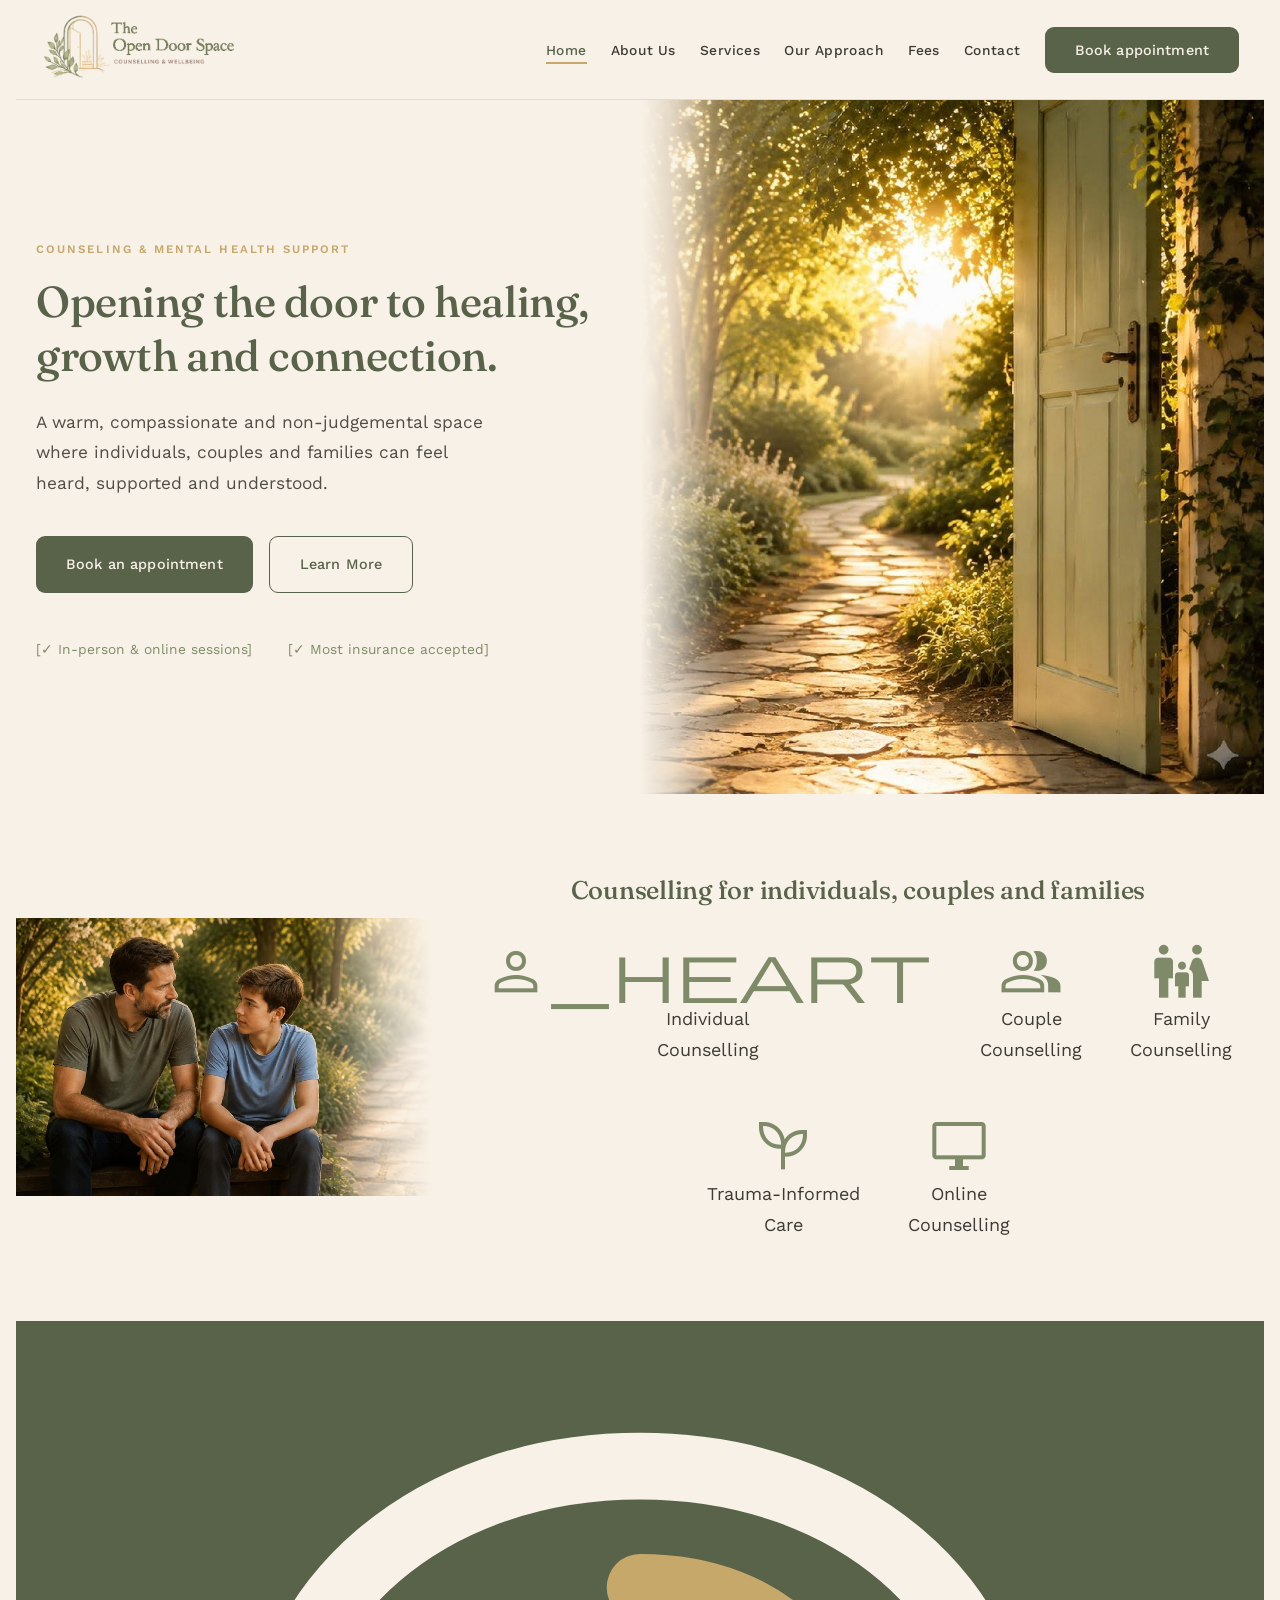
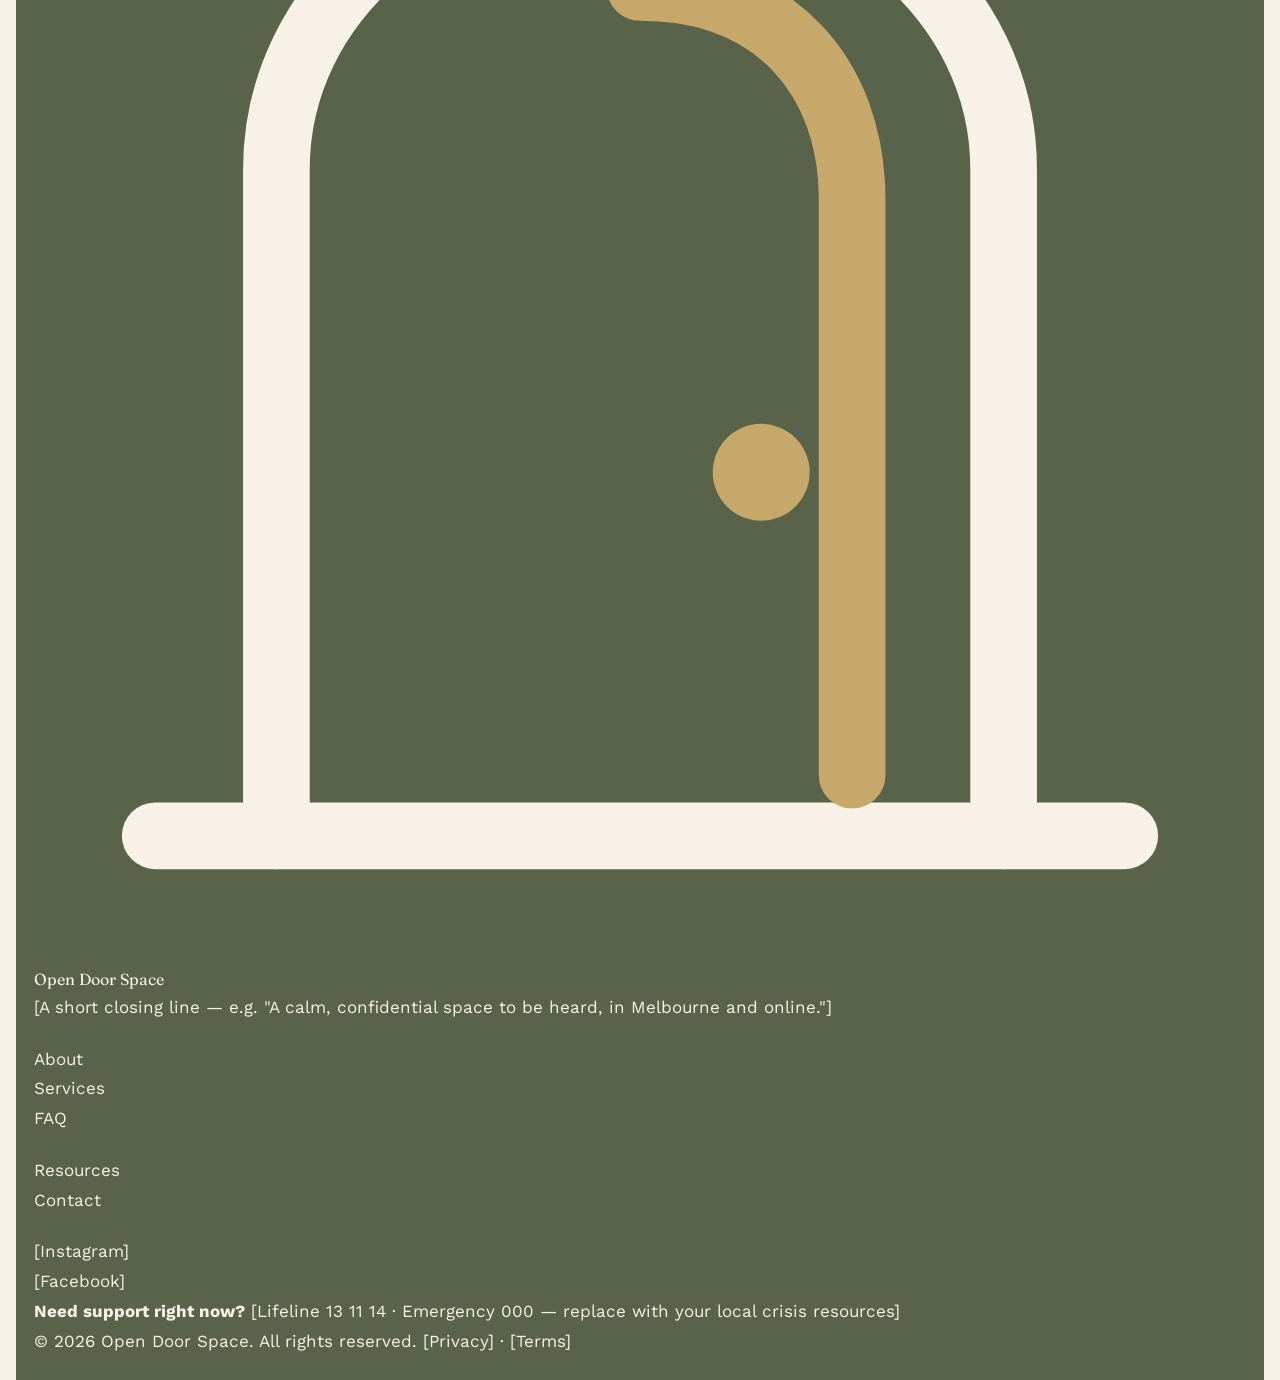
<file: index.html>
<!DOCTYPE html>
<html lang="en">
<head>
<meta charset="UTF-8">
<meta name="viewport" content="width=device-width, initial-scale=1.0">
<title>Open Door Space — Counseling</title>
<link rel="preconnect" href="https://fonts.googleapis.com">
<link href="https://fonts.googleapis.com/css2?family=Fraunces:ital,opsz,wght@0,9..144,300;0,9..144,400;0,9..144,500;0,9..144,600;1,9..144,400&family=Work+Sans:wght@300;400;500;600&display=swap" rel="stylesheet">
<link
  rel="stylesheet"
  href="https://fonts.googleapis.com/css2?family=Material+Symbols+Outlined:opsz,wght,FILL,GRAD@20..48,300,0,0"
>
<link rel="stylesheet" href="styles.css">
</head>
<body>

<header>
  <div class="nav-inner">
    <a class="brand" href="index.html">
      <img src="images/logo.png" style="width:200px"/>
    </a>

    <button class="menu-toggle" aria-label="Toggle navigation" id="menuToggle">
      <span></span><span></span><span></span>
    </button>

    <nav class="primary-nav" id="primaryNav">
      <ul>
        <li><a href="index.html" class="active">Home</a></li>
        <li><a href="about.html">About Us</a></li>
        <li><a href="services.html">Services</a></li>
        <li><a href="approach.html">Our Approach</a></li>
        <li><a href="fees.html">Fees</a></li>
        <li><a href="contact.html">Contact</a></li>
        <li><button class="btn btn-primary">Book appointment</button></li>
      </ul>
    </nav>
  </div>
</header>

<main>

  <div class="hero page-shell">
    <div class="hero-inner">
      <div class="hero-copy">
        <span class="eyebrow">Counseling &amp; mental health support</span>
        <h1>Opening the door to healing, growth and connection.</h1>
        <p>A warm, compassionate and non-judgemental space where individuals, couples and families can feel heard, supported and understood. </p>
        <div class="hero-actions">
          <a href="contact.html" class="btn btn-primary">Book an appointment</a>
          <a href="about.html" class="btn btn-outline">Learn More</a>
        </div>
        <div class="reassure-row">
          <span>[✓ In-person &amp; online sessions]</span>
          <span>[✓ Most insurance accepted]</span>
        </div>
      </div>
      <div class="hero-media">
        <div class="ph-img arch">
          <img src="images/hero.jpg"/>
        </div>
      </div>
    </div>
  </div>


<section class="help-section">
  <div class="help-media">
    <img src="images/help.jpg"/>
  </div>
  <div class="help-section__grid">
    <h2>Counselling for individuals, couples and families</h2>
    <div class="help-section__items">
      <div>
        <span class="material-symbols-outlined help-icon">person_heart</span>
        <span class="help-item-text">Individual<br> Counselling</span>
      </div>
      <div>
        <span class="material-symbols-outlined help-icon">group</span>
        <span class="help-item-text">Couple<br> Counselling</span>
      </div>
      <div>
        <span class="material-symbols-outlined help-icon">family_restroom</span>
        <span class="help-item-text">Family<br> Counselling</span>
      </div>
      <div>
        <span class="material-symbols-outlined help-icon">psychiatry</span>
        <span class="help-item-text">Trauma-Informed <br>Care</span>
      </div>
      <div>
        <span class="material-symbols-outlined help-icon">desktop_windows</span>
        <span class="help-item-text">Online<br> Counselling</span>
      </div>
    </div>
  </div>
</section>

</main>

<footer>
  <div class="page-shell">
    <div class="footer-grid">
      <div>
        <div class="footer-brand">
          <svg class="door-icon" viewBox="0 0 40 40" fill="none" xmlns="http://www.w3.org/2000/svg">
            <path d="M8 36V14C8 8.5 13 4 20 4C27 4 32 8.5 32 14V36" stroke="#F7F1E7" stroke-width="2.2" stroke-linecap="round"/>
            <line x1="4" y1="36" x2="36" y2="36" stroke="#F7F1E7" stroke-width="2.2" stroke-linecap="round"/>
            <path d="M20 8C24.5 8 27 11 27 15V34" stroke="#C7A86B" stroke-width="2.2" stroke-linecap="round"/>
            <circle cx="24" cy="24" r="1.6" fill="#C7A86B"/>
          </svg>
          <span>Open Door Space</span>
        </div>
        <p>[A short closing line — e.g. "A calm, confidential space to be heard, in Melbourne and online."]</p>
      </div>
      <div>
        <h4>Explore</h4>
        <ul>
          <li><a href="about.html">About</a></li>
          <li><a href="services.html">Services</a></li>
          <li><a href="faq.html">FAQ</a></li>
        </ul>
      </div>
      <div>
        <h4>Visit</h4>
        <ul>
          <li><a href="resources.html">Resources</a></li>
          <li><a href="contact.html">Contact</a></li>
        </ul>
      </div>
      <div>
        <h4>Follow</h4>
        <ul>
          <li><a href="#">[Instagram]</a></li>
          <li><a href="#">[Facebook]</a></li>
        </ul>
      </div>
    </div>
  </div>

  <div class="footer-crisis">
    <strong>Need support right now?</strong> [Lifeline 13 11 14 · Emergency 000 — replace with your local crisis resources]
  </div>

  <div class="page-shell">
    <div class="footer-bottom">
      <span>© 2026 Open Door Space. All rights reserved.</span>
      <span>[Privacy] · [Terms]</span>
    </div>
  </div>
</footer>

<script src="script.js"></script>
</body>
</html>
</file>
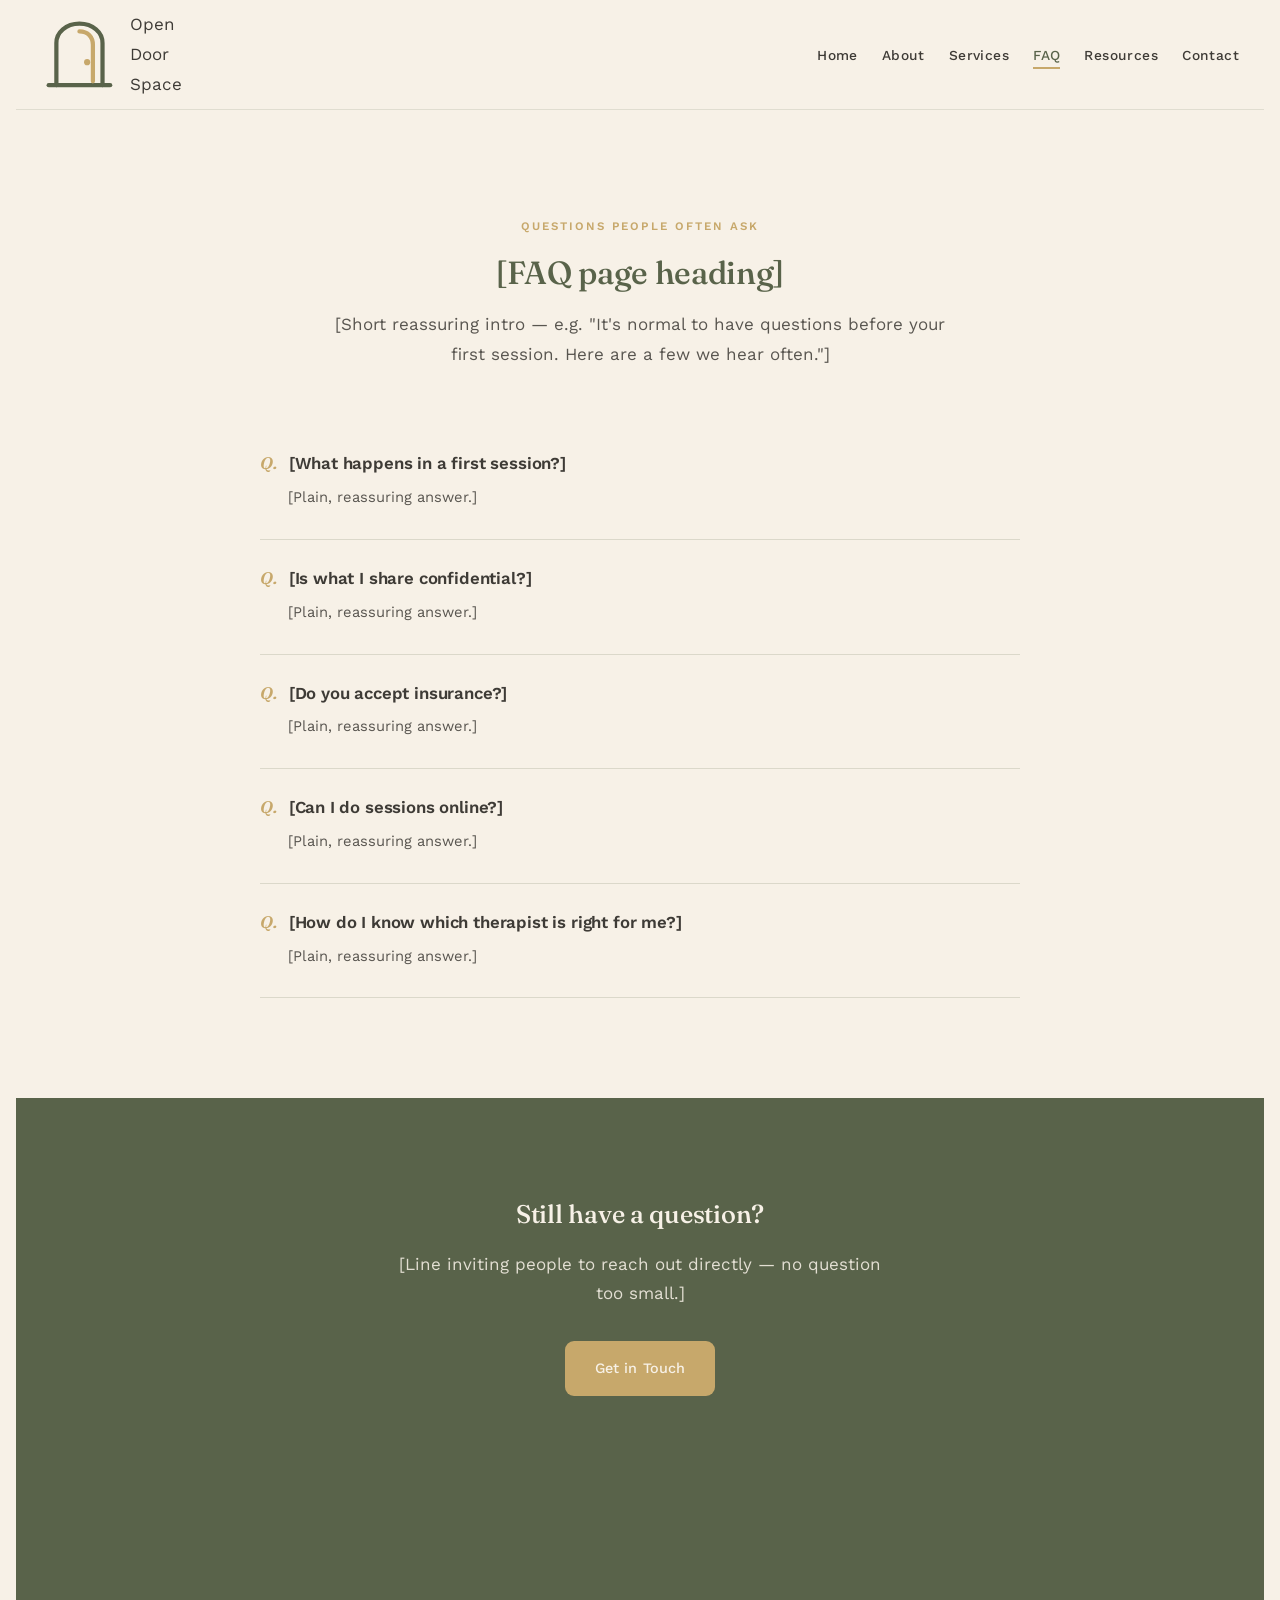
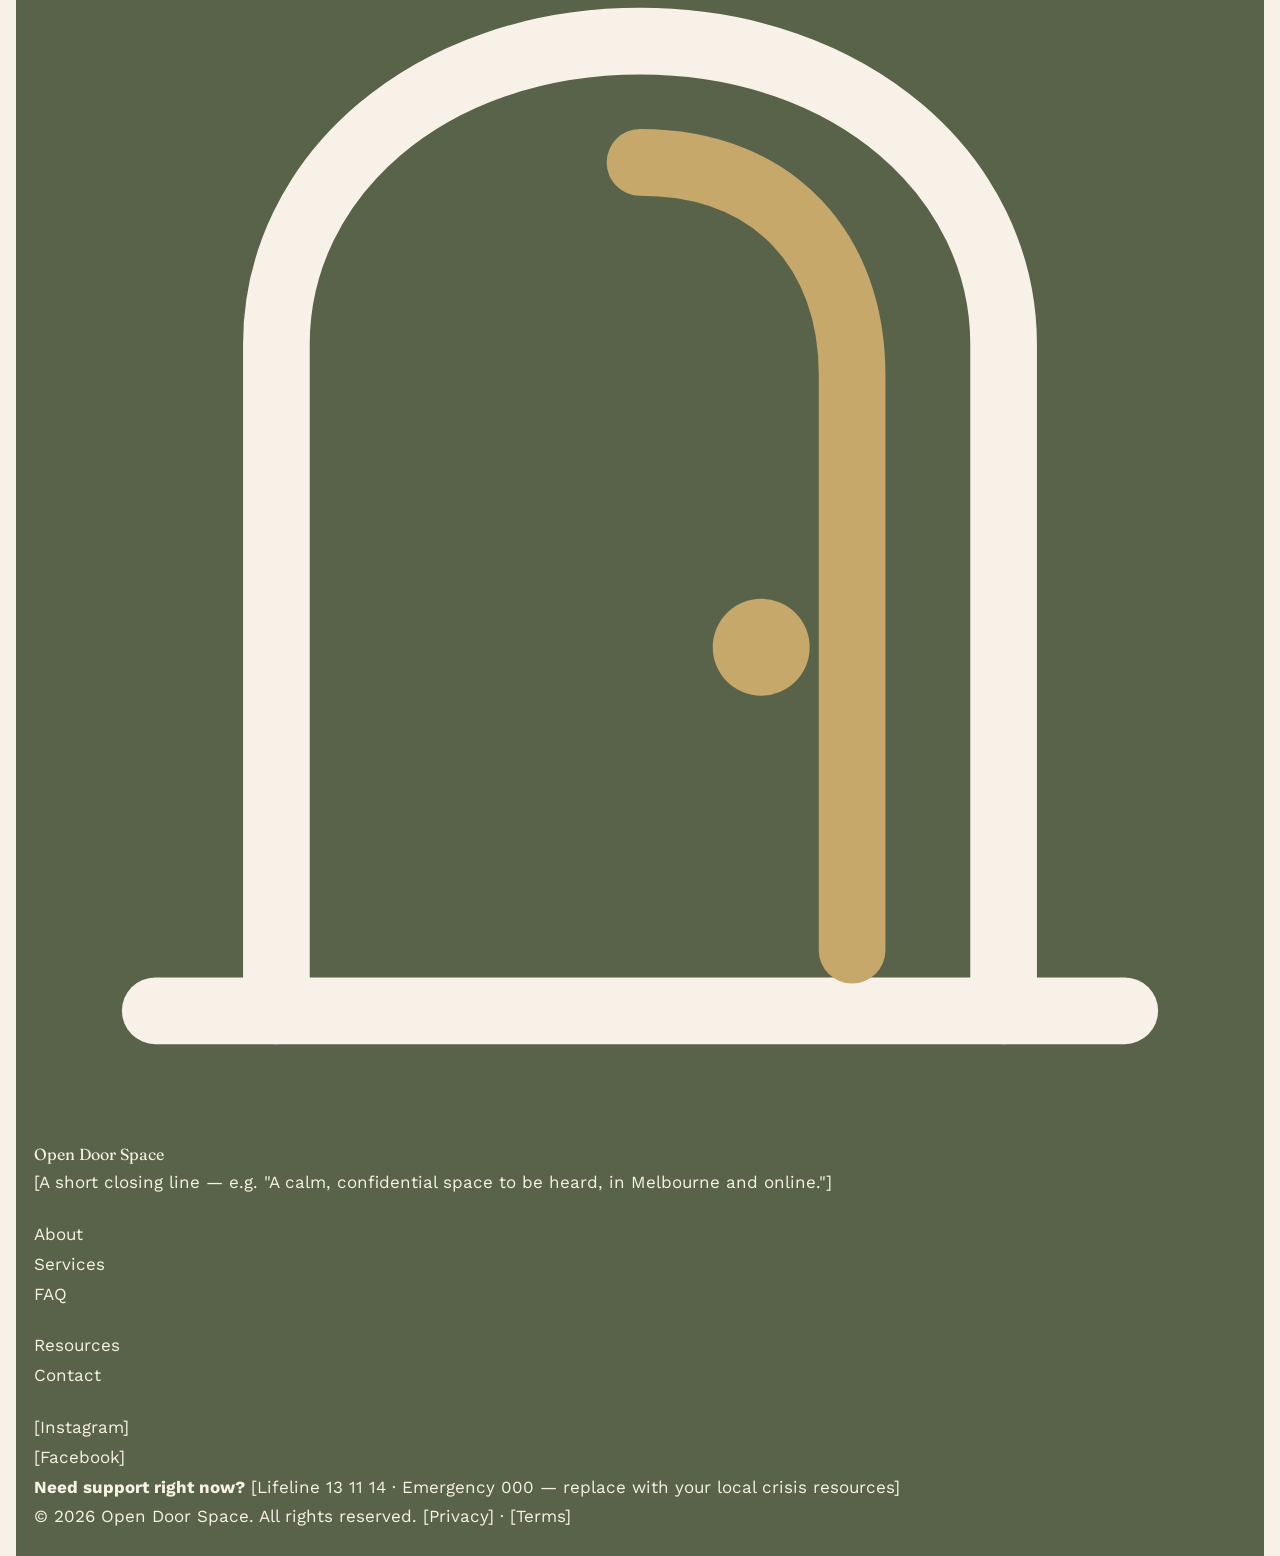
<file: faq.html>
<!DOCTYPE html>
<html lang="en">
<head>
<meta charset="UTF-8">
<meta name="viewport" content="width=device-width, initial-scale=1.0">
<title>FAQ — Open Door Space</title>
<link rel="preconnect" href="https://fonts.googleapis.com">
<link href="https://fonts.googleapis.com/css2?family=Fraunces:ital,opsz,wght@0,9..144,300;0,9..144,400;0,9..144,500;0,9..144,600;1,9..144,400&family=Work+Sans:wght@300;400;500;600&display=swap" rel="stylesheet">
<link rel="stylesheet" href="styles.css">
</head>
<body>

<header>
  <div class="nav-inner">
    <a class="brand" href="index.html">
      <svg class="door-icon" viewBox="0 0 40 40" fill="none" xmlns="http://www.w3.org/2000/svg">
        <path d="M8 36V14C8 8.5 13 4 20 4C27 4 32 8.5 32 14V36" stroke="#59634A" stroke-width="2.2" stroke-linecap="round"/>
        <line x1="4" y1="36" x2="36" y2="36" stroke="#59634A" stroke-width="2.2" stroke-linecap="round"/>
        <path d="M20 8C24.5 8 27 11 27 15V34" stroke="#C7A86B" stroke-width="2.2" stroke-linecap="round"/>
        <circle cx="24" cy="24" r="1.6" fill="#C7A86B"/>
      </svg>
      <span class="brand-text">Open Door Space</span>
    </a>

    <button class="menu-toggle" aria-label="Toggle navigation" id="menuToggle">
      <span></span><span></span><span></span>
    </button>

    <nav class="primary-nav" id="primaryNav">
      <ul>
        <li><a href="index.html">Home</a></li>
        <li><a href="about.html">About</a></li>
        <li><a href="services.html">Services</a></li>
        <li><a href="faq.html" class="active">FAQ</a></li>
        <li><a href="index.html">Resources</a></li>
        <li><a href="contact.html">Contact</a></li>
      </ul>
    </nav>
  </div>
</header>

<main>
  <section>
    <div class="page-shell">
      <div class="section-head center">
        <span class="eyebrow">Questions people often ask</span>
        <h2>[FAQ page heading]</h2>
        <p class="ph-text">[Short reassuring intro — e.g. "It's normal to have questions before your first session. Here are a few we hear often."]</p>
      </div>

      <div class="faq-list">
        <div class="faq-item">
          <h3><span class="q-mark">Q.</span>[What happens in a first session?]</h3>
          <p>[Plain, reassuring answer.]</p>
        </div>
        <div class="faq-item">
          <h3><span class="q-mark">Q.</span>[Is what I share confidential?]</h3>
          <p>[Plain, reassuring answer.]</p>
        </div>
        <div class="faq-item">
          <h3><span class="q-mark">Q.</span>[Do you accept insurance?]</h3>
          <p>[Plain, reassuring answer.]</p>
        </div>
        <div class="faq-item">
          <h3><span class="q-mark">Q.</span>[Can I do sessions online?]</h3>
          <p>[Plain, reassuring answer.]</p>
        </div>
        <div class="faq-item">
          <h3><span class="q-mark">Q.</span>[How do I know which therapist is right for me?]</h3>
          <p>[Plain, reassuring answer.]</p>
        </div>
      </div>
    </div>
  </section>

  <section class="band-sage">
    <div class="page-shell cta-band">
      <h2>Still have a question?</h2>
      <p>[Line inviting people to reach out directly — no question too small.]</p>
      <a href="contact.html" class="btn btn-primary" style="background:var(--gold);">Get in Touch</a>
    </div>
  </section>
</main>

<footer>
  <div class="page-shell">
    <div class="footer-grid">
      <div>
        <div class="footer-brand">
          <svg class="door-icon" viewBox="0 0 40 40" fill="none" xmlns="http://www.w3.org/2000/svg">
            <path d="M8 36V14C8 8.5 13 4 20 4C27 4 32 8.5 32 14V36" stroke="#F7F1E7" stroke-width="2.2" stroke-linecap="round"/>
            <line x1="4" y1="36" x2="36" y2="36" stroke="#F7F1E7" stroke-width="2.2" stroke-linecap="round"/>
            <path d="M20 8C24.5 8 27 11 27 15V34" stroke="#C7A86B" stroke-width="2.2" stroke-linecap="round"/>
            <circle cx="24" cy="24" r="1.6" fill="#C7A86B"/>
          </svg>
          <span>Open Door Space</span>
        </div>
        <p>[A short closing line — e.g. "A calm, confidential space to be heard, in Melbourne and online."]</p>
      </div>
      <div>
        <h4>Explore</h4>
        <ul>
          <li><a href="about.html">About</a></li>
          <li><a href="services.html">Services</a></li>
          <li><a href="faq.html">FAQ</a></li>
        </ul>
      </div>
      <div>
        <h4>Visit</h4>
        <ul>
          <li><a href="index.html">Resources</a></li>
          <li><a href="contact.html">Contact</a></li>
        </ul>
      </div>
      <div>
        <h4>Follow</h4>
        <ul>
          <li><a href="#">[Instagram]</a></li>
          <li><a href="#">[Facebook]</a></li>
        </ul>
      </div>
    </div>
  </div>

  <div class="footer-crisis">
    <strong>Need support right now?</strong> [Lifeline 13 11 14 · Emergency 000 — replace with your local crisis resources]
  </div>

  <div class="page-shell">
    <div class="footer-bottom">
      <span>© 2026 Open Door Space. All rights reserved.</span>
      <span>[Privacy] · [Terms]</span>
    </div>
  </div>
</footer>

<script src="script.js"></script>
</body>
</html>
</file>
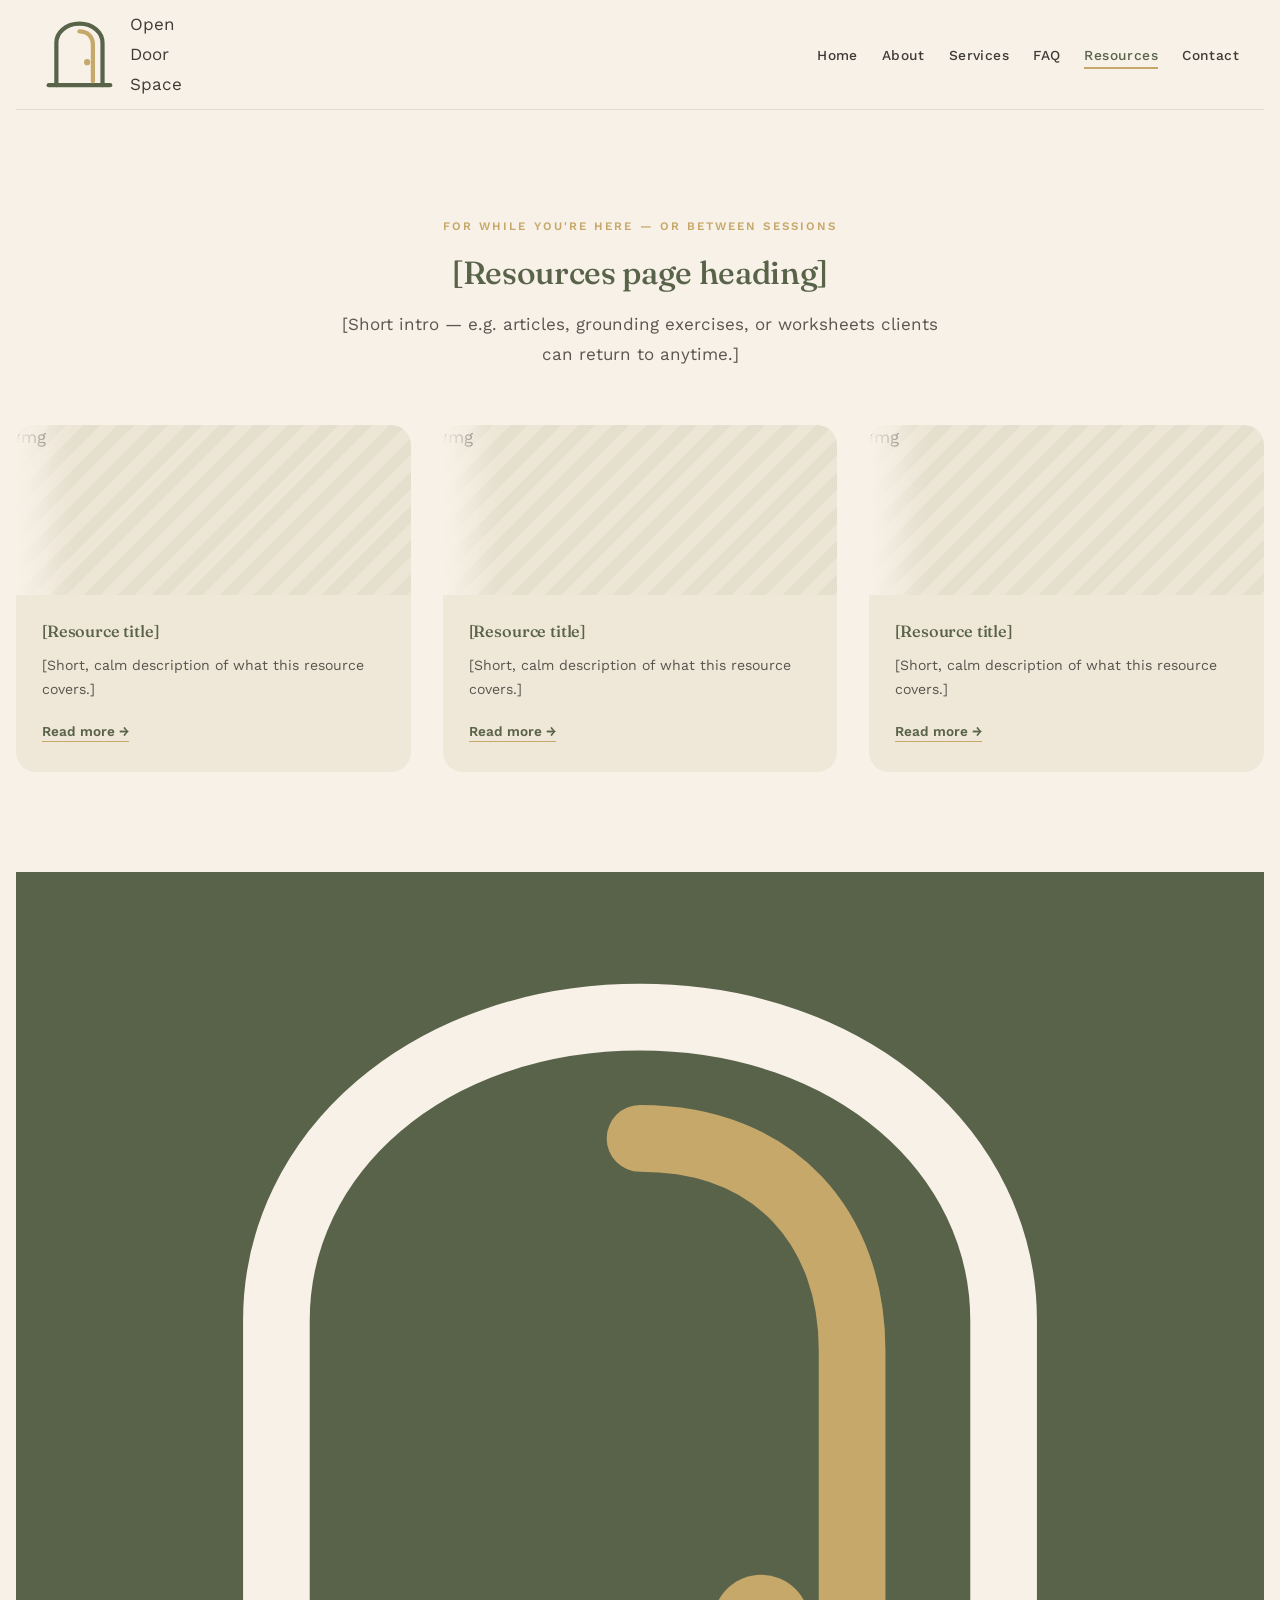
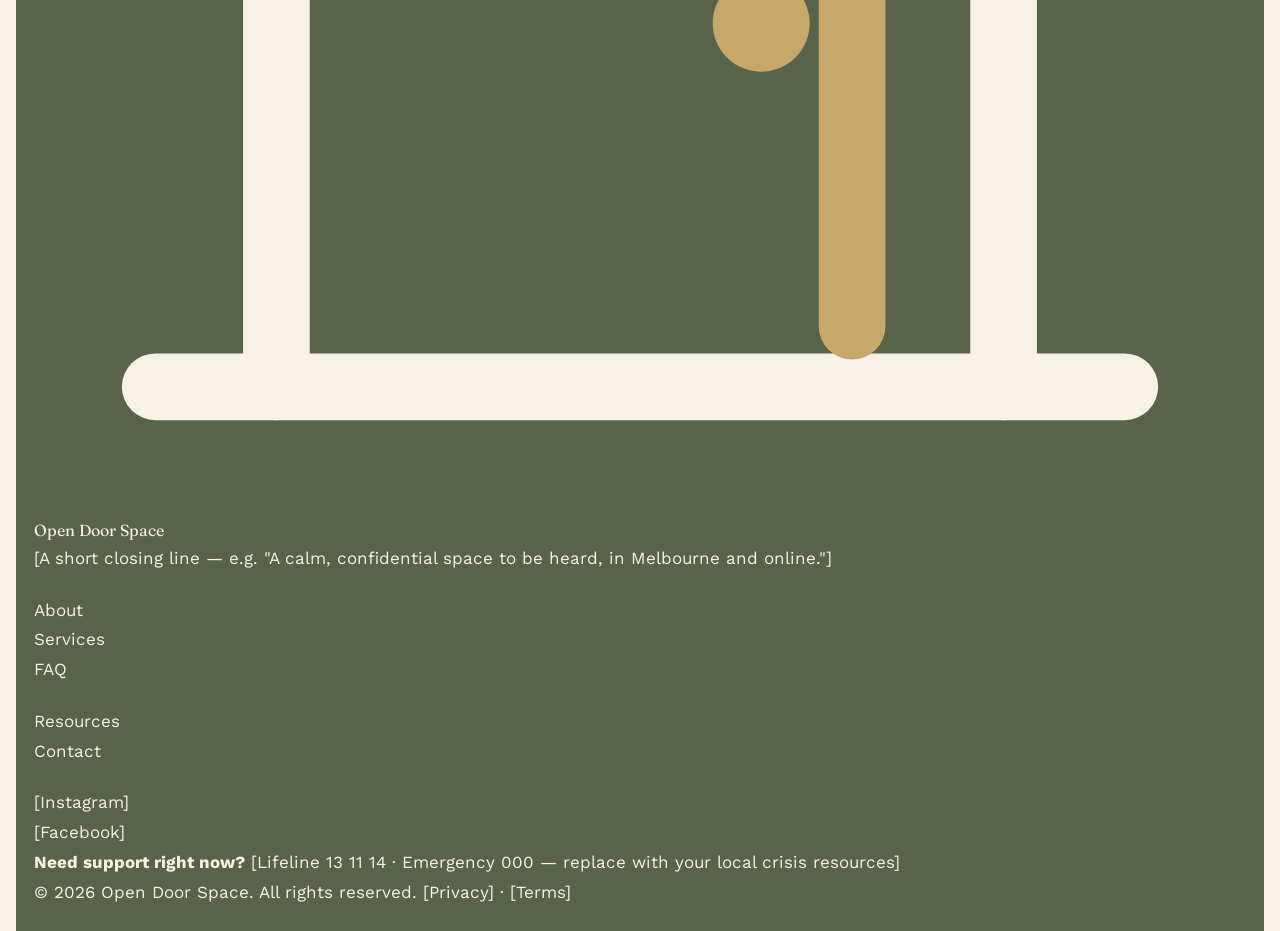
<file: resources.html>
<!DOCTYPE html>
<html lang="en">
<head>
<meta charset="UTF-8">
<meta name="viewport" content="width=device-width, initial-scale=1.0">
<title>Resources — Open Door Space</title>
<link rel="preconnect" href="https://fonts.googleapis.com">
<link href="https://fonts.googleapis.com/css2?family=Fraunces:ital,opsz,wght@0,9..144,300;0,9..144,400;0,9..144,500;0,9..144,600;1,9..144,400&family=Work+Sans:wght@300;400;500;600&display=swap" rel="stylesheet">
<link rel="stylesheet" href="styles.css">
</head>
<body>

<header>
  <div class="nav-inner">
    <a class="brand" href="index.html">
      <svg class="door-icon" viewBox="0 0 40 40" fill="none" xmlns="http://www.w3.org/2000/svg">
        <path d="M8 36V14C8 8.5 13 4 20 4C27 4 32 8.5 32 14V36" stroke="#59634A" stroke-width="2.2" stroke-linecap="round"/>
        <line x1="4" y1="36" x2="36" y2="36" stroke="#59634A" stroke-width="2.2" stroke-linecap="round"/>
        <path d="M20 8C24.5 8 27 11 27 15V34" stroke="#C7A86B" stroke-width="2.2" stroke-linecap="round"/>
        <circle cx="24" cy="24" r="1.6" fill="#C7A86B"/>
      </svg>
      <span class="brand-text">Open Door Space</span>
    </a>

    <button class="menu-toggle" aria-label="Toggle navigation" id="menuToggle">
      <span></span><span></span><span></span>
    </button>

    <nav class="primary-nav" id="primaryNav">
      <ul>
        <li><a href="index.html">Home</a></li>
        <li><a href="about.html">About</a></li>
        <li><a href="services.html">Services</a></li>
        <li><a href="faq.html">FAQ</a></li>
        <li><a href="index.html" class="active">Resources</a></li>
        <li><a href="contact.html">Contact</a></li>
      </ul>
    </nav>
  </div>
</header>

<main>
  <section>
    <div class="page-shell">
      <div class="section-head center">
        <span class="eyebrow">For while you're here — or between sessions</span>
        <h2>[Resources page heading]</h2>
        <p class="ph-text">[Short intro — e.g. articles, grounding exercises, or worksheets clients can return to anytime.]</p>
      </div>
      <div class="resources-grid">
        <div class="resource-card">
          <div class="ph-img"><span class="ph-tag">Img</span></div>
          <div class="resource-card-body">
            <h3>[Resource title]</h3>
            <p>[Short, calm description of what this resource covers.]</p>
            <a href="#">Read more →</a>
          </div>
        </div>
        <div class="resource-card">
          <div class="ph-img"><span class="ph-tag">Img</span></div>
          <div class="resource-card-body">
            <h3>[Resource title]</h3>
            <p>[Short, calm description of what this resource covers.]</p>
            <a href="#">Read more →</a>
          </div>
        </div>
        <div class="resource-card">
          <div class="ph-img"><span class="ph-tag">Img</span></div>
          <div class="resource-card-body">
            <h3>[Resource title]</h3>
            <p>[Short, calm description of what this resource covers.]</p>
            <a href="#">Read more →</a>
          </div>
        </div>
      </div>
    </div>
  </section>
</main>

<footer>
  <div class="page-shell">
    <div class="footer-grid">
      <div>
        <div class="footer-brand">
          <svg class="door-icon" viewBox="0 0 40 40" fill="none" xmlns="http://www.w3.org/2000/svg">
            <path d="M8 36V14C8 8.5 13 4 20 4C27 4 32 8.5 32 14V36" stroke="#F7F1E7" stroke-width="2.2" stroke-linecap="round"/>
            <line x1="4" y1="36" x2="36" y2="36" stroke="#F7F1E7" stroke-width="2.2" stroke-linecap="round"/>
            <path d="M20 8C24.5 8 27 11 27 15V34" stroke="#C7A86B" stroke-width="2.2" stroke-linecap="round"/>
            <circle cx="24" cy="24" r="1.6" fill="#C7A86B"/>
          </svg>
          <span>Open Door Space</span>
        </div>
        <p>[A short closing line — e.g. "A calm, confidential space to be heard, in Melbourne and online."]</p>
      </div>
      <div>
        <h4>Explore</h4>
        <ul>
          <li><a href="about.html">About</a></li>
          <li><a href="services.html">Services</a></li>
          <li><a href="faq.html">FAQ</a></li>
        </ul>
      </div>
      <div>
        <h4>Visit</h4>
        <ul>
          <li><a href="index.html">Resources</a></li>
          <li><a href="contact.html">Contact</a></li>
        </ul>
      </div>
      <div>
        <h4>Follow</h4>
        <ul>
          <li><a href="#">[Instagram]</a></li>
          <li><a href="#">[Facebook]</a></li>
        </ul>
      </div>
    </div>
  </div>

  <div class="footer-crisis">
    <strong>Need support right now?</strong> [Lifeline 13 11 14 · Emergency 000 — replace with your local crisis resources]
  </div>

  <div class="page-shell">
    <div class="footer-bottom">
      <span>© 2026 Open Door Space. All rights reserved.</span>
      <span>[Privacy] · [Terms]</span>
    </div>
  </div>
</footer>

<script src="script.js"></script>
</body>
</html>
</file>
<file: styles.css>
:root{
  --deep-sage:#59634A;
  --soft-sage:#7F8B68;
  --cream:#F7F1E7;
  --gold:#C7A86B;
  --charcoal:#3E3B36;
  --cream-dim:#EFE7D8;
  --arch-r: 260px;
}

*{margin:0;padding:0;box-sizing:border-box;}

html{scroll-behavior:smooth;}

body{
  background:var(--cream);
  color:var(--charcoal);
  font-family:'Work Sans', sans-serif;
  font-weight:400;
  font-size:17px;
  line-height:1.75;
  padding: 0 1rem;
  -webkit-font-smoothing:antialiased;

}

h1,h2,h3,h4{
  font-family:'Fraunces', serif;
  font-weight:500;
  color:var(--deep-sage);
  line-height:1.3;
  letter-spacing:-0.01em;
}

a{color:inherit;text-decoration:none;}
ul{list-style:none;}
button{font-family:inherit;cursor:pointer;border:none;background:none;}
img{max-width:100%;display:block;}

.eyebrow{
  font-size:0.72rem;
  letter-spacing:0.18em;
  text-transform:uppercase;
  color:var(--gold);
  font-weight:600;
  margin-bottom:16px;
  display:inline-block;
}

/* ---------- layout shell ---------- */
.page-shell{margin:0 auto;}

/* ---------- header / nav ---------- */
header{
  position:sticky;
  top:0;
  z-index:100;
  background:rgba(247,241,231,0.94);
  backdrop-filter:blur(8px);
  border-bottom:1px solid rgba(89,99,74,0.14);
}
.nav-inner{
  margin:0 auto;
  padding:10px 25px;
  display:flex;
  align-items:center;
  justify-content:space-between;
}
.brand{
  display:flex;
  align-items:center;
  gap:12px;
}

nav.primary-nav ul{
  display:flex;
  align-items: center;
  gap:24px;
}

nav.primary-nav a{
  font-size:0.86rem;
  letter-spacing:0.03em;
  font-weight:500;
  color:var(--charcoal);
  padding-bottom:4px;
  border-bottom:2px solid transparent;
  transition:border-color .2s ease, color .2s ease;
}
nav.primary-nav a:hover{color:var(--deep-sage);}
nav.primary-nav a.active{
  color:var(--deep-sage);
  border-bottom-color:var(--gold);
}

.menu-toggle{
  display:none;
  width:26px;height:20px;
  flex-direction:column;
  justify-content:space-between;
}
.menu-toggle span{
  display:block;height:2px;width:100%;
  background:var(--deep-sage);
  border-radius:2px;
}

/* ---------- buttons ---------- */
.btn{
  display:inline-flex;
  align-items:center;
  gap:8px;
  padding:15px 30px;
  border-radius:9px;
  font-size:0.9rem;
  font-weight:500;
  letter-spacing:0.01em;
  transition:transform .2s ease, box-shadow .2s ease, background .2s ease;
}

.btn-primary{
  background:var(--deep-sage);
  color:var(--cream);
}
.btn-primary-large{
  background:var(--deep-sage);
  color:var(--cream);
  border-radius:9px;
  padding: 20px 40px;
  font-size: large;
}

.btn-primary:hover{
  background:var(--soft-sage);
  transform:translateY(-2px);
  box-shadow:0 10px 24px -10px rgba(89,99,74,0.5);
}
.btn-outline{
  border:1.5px solid var(--deep-sage);
  color:var(--deep-sage);
  background:transparent;
}
.btn-outline:hover{
  background:var(--deep-sage);
  color:var(--cream);
  transform:translateY(-2px);
}

/* ---------- placeholder blocks ---------- */
.ph-img, .help-media{
  position:relative;
  overflow: hidden;
  line-height:1.5;
}

.ph-img img, .help-media img {
  width: 100%;
  height: 100%;
  object-fit: cover;
  display: block;
}
.ph-img::after{
  content: "";
  position: absolute;
  top: 0;
  left: 0;
  width: 15%;
  height: 100%;
  background: linear-gradient(
    to right,
    #F7F1E7 0%,
    rgba(247, 241, 231, 0.7) 35%,
    rgba(247, 241, 231, 0.2) 75%,
    transparent 100%
  );
  pointer-events: none;
}
.help-media::after{
  content: "";
  position: absolute;
  top: 0;
  right: 0;
  width: 30%;
  height: 100%;
  background: linear-gradient(
    to left,
    #F7F1E7 0%,
    rgba(247, 241, 231, 0.7) 35%,
    rgba(247, 241, 231, 0.2) 75%,
    transparent 100%
  );
  pointer-events: none;
}


/* ---------- sections general ---------- */
section{padding:100px 0;}
.section-head{
  max-width:620px;
  margin-bottom:56px;
}
.section-head.center{margin-left:auto;margin-right:auto;text-align:center;}
.section-head h2{font-size:2rem;margin-bottom:16px;}
.section-head p{color:var(--charcoal);opacity:0.85;}

.band-sage{background:var(--deep-sage);color:var(--cream);}
.band-sage h2, .band-sage h3{color:var(--cream);}
.band-dim{background:var(--cream-dim);}

/* ---------- HOME hero ---------- */
.hero-inner{
  display:grid;
  grid-template-columns:1fr 1fr;
  align-items:center;
}
.hero-copy {
  padding-left: 20px;
}
.about-hero-copy {
  padding-left: 20px;
}
.hero-copy h1{
  font-size:2.7rem;
  line-height:1.25;
  margin-bottom:24px;
}
.hero-copy p{
  font-size:1.08rem;
  max-width:460px;
  margin-bottom:38px;
  opacity:0.9;
}
.hero-actions{display:flex;gap:16px;flex-wrap:wrap;}
.reassure-row{
  display:flex;
  gap:36px;
  flex-wrap:wrap;
  margin-top:44px;
  font-size:0.86rem;
  color:var(--soft-sage);
}
.reassure-row span{display:flex;align-items:center;gap:8px;}

/* about us */
.about-hero-icon {
  font-size: 40px;
}
/* feature grid */

.quote-block{
  max-width:680px;
  margin:0 auto;
  text-align:center;
}
.quote-block p{
  font-family:'Fraunces', serif;
  font-size:1.4rem;
  font-style:italic;
  font-weight:400;
  line-height:1.6;
  margin-bottom:22px;
}

.cta-band{text-align:center;}
.cta-band h2{margin-bottom:18px;}
.cta-band p{max-width:500px;margin:0 auto 32px;opacity:0.88;}

/* ---------- PROFESSIONALS ------*/

.professionals {

}
.professionals__header {
  margin-bottom: 48px;
  text-align: center;
}

.professionals__eyebrow {
  display: block;
  margin-bottom: 12px;
  font-size: 0.85rem;
  text-transform: uppercase;
  letter-spacing: 0.12em;
}

.professionals__header h2 {
  margin: 0;
}

.professionals__grid {
  display: grid;
  grid-template-columns: repeat(2, 1fr);
  gap: 48px;
  padding: 0 30px;
}
.professionals__footer {
  width: 100%;
  height: 60px;
  background-color: var(--gold);
  margin-top: 15px;
  border-radius: 5px;
  padding: 0 10px;
  display: flex;
  flex-direction: row;
  align-items: center;
  justify-content: space-around;
}
.professional-footer-icon {
  font-size: 2rem;
}
.professionals__footer div{
  color: var(--cream);
  display: flex;
  align-items: center;
  gap: 5px;
}

.professional-card {
  display: grid;
  grid-template-columns: 1fr 1fr;
  gap: 28px;
  align-items: start;
}

.professional-card__image {
  aspect-ratio: 1 / 1;
  overflow: hidden;
  border-radius: 50%;
  background: #eee;
}

.professional-card__image img {
  width: 100%;
  height: 100%;
  object-fit: cover;
  display: block;
}

.professional-card__content h3 {
  margin: 0 0 6px;
}

.professional-card__role {
  margin: 0 0 16px;
  opacity: 0.7;
}

.professional-card__content p:last-child {
  line-height: 1.7;
  margin: 0;
}

@media (max-width: 768px) {
  .professionals__grid {
    grid-template-columns: 1fr;
    gap: 40px;
  }

  .professional-card {
    grid-template-columns: 120px 1fr;
    gap: 20px;
  }
}

/* ---------- SERVICES -------------*/
.hero-services {
  position: relative;
  width: 100%;
  overflow: hidden;
}
.hero-services img {
  max-height: 500px;
    object-fit: cover;
    width: 100%;  
}

.service-section__items {
  display: flex;
  flex-direction: row;
  flex-wrap: wrap;
  justify-content: space-evenly;
  text-align: center;
  gap: 3rem;
  width: 100%;
}

.service-section__items > div {
  display: flex;
  flex: 1 1 0;
  box-sizing: border-box;  
  flex-direction: column;
  align-items: center;
  justify-content: center;
  padding: 0 30px;
  border-right: 2px solid rgba(74, 93, 78, 0.18);
}

.service-section__items > div:last-child {
  border-right: none;
}
/* Soft background behind the text */
.hero-services-fade {
  position: absolute;
  inset: 0;
  pointer-events: none;

  background:
    linear-gradient(
      to right,
      #F7F1E7 0%,
      rgba(247, 241, 231, 0.98) 18%,
      rgba(247, 241, 231, 0.85) 28%,
      rgba(247, 241, 231, 0.45) 40%,
      rgba(247, 241, 231, 0) 55%
    );
}

/* Text positioned over image */
.hero-services-content {
  position: absolute;
  top: 50%;
  left: 5%;
  transform: translateY(-50%);
  width: 32%;
  z-index: 2;
}
/* ---------- HOW WE CAN HELP ------*/
.help-section {
  padding: 80px 0;
  display: grid;
  grid-template-columns: 1fr 2fr;
  align-items: center;
}

.help-section__intro {
  max-width: 720px;
  margin-bottom: 56px;
}

.help-section__eyebrow {
  display: block;
  margin-bottom: 14px;
  font-size: 0.8rem;
  letter-spacing: 0.14em;
  text-transform: uppercase;
  opacity: 0.65;
}

.help-section__intro h2 {
  margin: 0 0 20px;
  font-size: clamp(2rem, 4vw, 3.2rem);
  line-height: 1.1;
  font-weight: 500;
}

.help-section__intro p {
  max-width: 620px;
  margin: 0;
  font-size: 1.05rem;
  line-height: 1.75;
  opacity: 0.75;
}

.help-section__grid {
  display: flex;
  flex-direction: column;
  padding: 0 0 0 20px;
  justify-content: start;
  align-items: center;
  gap: 2rem;
  height: 100%;
}

.help-section__items{
  display: flex;
  flex-direction: row;
  flex-wrap: wrap;
  justify-content: center;
  gap: 3rem;
}

.help-section__items div {
  display: flex;
  flex-direction: column;
  justify-content: center;
  align-items: center;
  text-align: center;
}

.help-icon {
  font-size: 4rem;
  color: var(--soft-sage);;
}
.help-item-text {
  font-size: large;
  white-space: normal;
  overflow-wrap: break-word;
  word-break: normal;
}
/* Tablet */
@media (max-width: 900px) {
  .help-section__grid {
    grid-template-columns: repeat(2, 1fr);
  }
}

/* Mobile */
@media (max-width: 600px) {
  .help-section {
    padding: 70px 0;
  }

  .help-section__intro {
    margin-bottom: 40px;
  }

  .help-section__grid {
    grid-template-columns: 1fr;
  }

  .help-card {
    min-height: auto;
    padding: 28px;
  }
}

/* ---------- APPROACH ------- */
.approach-section__items, .fees-section__items {
  display: flex;
  flex-direction: row;
  flex-wrap: wrap;
  justify-content: space-evenly;
  gap: 3rem;
  width: 100%;
}

.approach-section__items div {
  flex: 1 1 0;
  box-sizing: border-box;
  display: flex;
  flex-direction: column;
  align-items: center;
  justify-content: center;
}
.approach-item-heading {
  font-size: large;
  font-weight: 600;
}

.approach-item-text {
  text-align: center;
}

/* -----------FEES ------------*/
.fees-section__items div {
  flex: 1 1 0;
  box-sizing: border-box;
  display: flex;
  flex-direction: column;
  align-items: center;
  text-align: center;
  border-radius: 0.5rem;
  background-color: var(--cream-dim);
  padding: 1.2rem;
  gap: 10px;
}
.fees-item-heading{
  font-size: 1.5rem;
  font-weight: bold;
}

/* ---------- CONTACT -------- */
.contact-section-modal {
  position: absolute;
  right: 5%;
  top: 5%;
  display: flex;
  flex-direction: column;
  gap: 15px;
  background-color: whitesmoke;
  padding: 1rem;
  border-radius: 0.5rem;
  box-shadow: 1px 1px 1px white;
}
.contact-section-modal div{
  display: flex;
  align-items: center;
  gap: 20px;
  font-size: 1.3rem;
  color: var(--soft-sage);
}
.contact-section-modal button {
  text-align: center;
  margin-top: 20px;
}
.contact-section-modal-icon {
  font-size: 34px;
}

.contact-section__items {
  background-color: var(--soft-sage);
  color: var(--cream);
  display: flex;
  flex-direction: row;
  flex-wrap: wrap;
  justify-content: space-evenly;
  gap: 3rem;
  width: 100%;
}

.contact-section__items > div {
  display: flex;
  flex: 1 1 0;
  box-sizing: border-box;  
  flex-direction: column;
  align-items: center;
  justify-content: start;
  text-align: center;
  padding: 0 30px;
  border-right: 2px solid var(--cream);
}

.contact-icon {
  color: var(--cream);
  font-size: 5rem;
}
.contact-item-text {
  font-size: 1.3rem;
}
/* ---------- ABOUT ---------- */
.about-hero{display:grid;grid-template-columns:1fr 1fr;gap:64px;align-items:center;}
.values-grid{display:grid;grid-template-columns:repeat(4,1fr);gap:22px;margin-top:24px;}
.value-card{padding:30px 24px;background:var(--cream-dim);border-radius:20px;}
.value-card h4{font-size:1rem;margin-bottom:8px;color:var(--charcoal);font-family:'Work Sans',sans-serif;font-weight:600;}
.value-card p{font-size:0.86rem;opacity:0.8;}
.team-grid{display:grid;grid-template-columns:repeat(3,1fr);gap:30px;margin-top:24px;}
.team-card .ph-img{min-height:220px;border-radius:150px 150px 0 0;margin-bottom:16px;}
.team-card h4{font-size:1.05rem;margin-bottom:4px;color:var(--charcoal);font-family:'Work Sans',sans-serif;font-weight:600;}
.team-card .role{font-size:0.82rem;color:var(--soft-sage);margin-bottom:10px;display:block;}
.team-card p{font-size:0.88rem;opacity:0.85;}

/* ---------- SERVICES ---------- */
.services-grid{display:grid;grid-template-columns:repeat(3,1fr);gap:32px;}
.service-card{background:#fff;border-radius:22px;overflow:hidden;box-shadow:0 12px 30px -18px rgba(62,59,54,0.2);}
.service-card .ph-img{min-height:190px;border-radius:0;}
.service-card-body{padding:28px;}
.service-card-body h3{font-size:1.1rem;margin-bottom:10px;}
.service-card-body p{font-size:0.9rem;opacity:0.85;margin-bottom:18px;}
.service-tag{
  font-size:0.7rem;letter-spacing:0.06em;text-transform:uppercase;
  color:var(--gold);font-weight:600;margin-bottom:10px;display:inline-block;
}

/* ---------- FAQ ---------- */
.faq-list{max-width:760px;margin:0 auto;}
.faq-item{
  padding:28px 0;
  border-bottom:1px solid rgba(89,99,74,0.18);
}
.faq-item h3{font-size:1.05rem;color:var(--charcoal);font-family:'Work Sans',sans-serif;font-weight:600;margin-bottom:10px;display:flex;gap:12px;align-items:flex-start;}
.faq-item .q-mark{color:var(--gold);font-family:'Fraunces',serif;font-style:italic;flex-shrink:0;}
.faq-item p{font-size:0.92rem;opacity:0.85;padding-left:28px;}

/* ---------- RESOURCES ---------- */
.resources-grid{display:grid;grid-template-columns:repeat(3,1fr);gap:32px;}
.resource-card{background:var(--cream-dim);border-radius:20px;overflow:hidden;}
.resource-card .ph-img{min-height:170px;border-radius:0;background:repeating-linear-gradient(135deg, rgba(127,139,104,0.09) 0 12px, rgba(127,139,104,0.02) 12px 24px);}
.resource-card-body{padding:26px;}
.resource-card-body h3{font-size:1.02rem;margin-bottom:10px;}
.resource-card-body p{font-size:0.88rem;opacity:0.85;margin-bottom:14px;}
.resource-card-body a{font-size:0.85rem;font-weight:600;color:var(--deep-sage);border-bottom:1.5px solid var(--gold);padding-bottom:2px;}

/* ---------- CONTACT ---------- */
.contact-grid{display:grid;grid-template-columns:1fr 1fr;gap:64px;}
.field{margin-bottom:24px;}
.field label{
  display:block;font-size:0.78rem;letter-spacing:0.04em;text-transform:uppercase;
  color:var(--soft-sage);margin-bottom:8px;font-weight:600;
}
.field input, .field textarea{
  width:100%;
  padding:15px 16px;
  border:1.5px solid rgba(89,99,74,0.3);
  border-radius:12px;
  background:#fff;
  font-family:inherit;
  font-size:0.95rem;
  color:var(--charcoal);
}
.field textarea{min-height:130px;resize:vertical;}
.field-note{font-size:0.8rem;opacity:0.65;margin-top:-12px;margin-bottom:24px;}
.contact-info-item{display:flex;gap:16px;margin-bottom:26px;align-items:flex-start;}
.contact-info-item .ic{
  width:40px;height:40px;border-radius:12px;background:var(--cream-dim);
  display:flex;align-items:center;justify-content:center;flex-shrink:0;
}
.contact-info-item h4{font-size:0.96rem;margin-bottom:4px;color:var(--charcoal);font-family:'Work Sans',sans-serif;font-weight:600;}
.contact-info-item p{font-size:0.88rem;opacity:0.85;}

.crisis-note{
  background:var(--cream-dim);
  border-radius:16px;
  padding:22px 24px;
  margin-top:8px;
  font-size:0.85rem;
  color:var(--charcoal);
  opacity:0.9;
}
.crisis-note strong{color:var(--deep-sage);}

/* ---------- compact footer ---------- */
footer {
  background: var(--deep-sage);
  color: var(--cream);
  padding: 24px 18px;
}

.footer-inner {
  display: flex;
  align-items: center;
  justify-content: space-between;
  gap: 24px;
  flex-wrap: wrap;
}

.footer-brand {
  font-family: 'Fraunces', serif;
  font-size: 1rem;
  color: var(--cream);
}

.footer-links {
  display: flex;
  align-items: center;
  gap: 20px;
  margin: 0;
  padding: 0;
  list-style: none;
}

.footer-links a {
  color: var(--cream);
  opacity: 0.75;
  font-size: 0.82rem;
  text-decoration: none;
}

.footer-links a:hover {
  opacity: 1;
}

.footer-copy {
  font-size: 0.75rem;
  opacity: 0.55;
  white-space: nowrap;
}

@media (max-width: 700px) {
  footer {
    padding: 22px 10px;
  }

  .footer-inner {
    justify-content: center;
    text-align: center;
    gap: 12px;
  }

  .footer-links {
    width: 100%;
    justify-content: center;
    gap: 16px;
  }

  .footer-copy {
    width: 100%;
  }
}


/* ---------- responsive ---------- */
@media (max-width: 860px){
  nav.primary-nav{
    position:absolute;
    top:100%;
    right:32px;
    left:32px;
    background:var(--cream);
    border:1px solid rgba(89,99,74,0.15);
    border-radius:14px;
    padding:14px;
    box-shadow:0 16px 30px -14px rgba(62,59,54,0.3);
    display:none;
  }
  nav.primary-nav.open{display:block;}
  nav.primary-nav ul{flex-direction:column;gap:4px;}
  nav.primary-nav a{display:block;padding:10px 8px;border-bottom:none;}
  nav.primary-nav a.active{background:var(--cream-dim);border-radius:8px;}
  .menu-toggle{display:flex;}

  .hero-inner, .about-hero, .grid-2{grid-template-columns:1fr;}
  .hero-copy h1{font-size:2.1rem;}
  .arch-row{grid-template-columns:repeat(2,1fr);}
  .grid-3, .services-grid, .values-grid, .team-grid, .resources-grid{grid-template-columns:repeat(2,1fr);}
  .footer-grid{grid-template-columns:1fr 1fr;}
  .contact-grid{grid-template-columns:1fr;}
}
@media (max-width: 540px){
  .page-shell{padding:0 20px;}
  .nav-inner{padding:16px 20px;}
  .grid-3, .services-grid, .values-grid, .team-grid, .resources-grid{grid-template-columns:1fr;}
  .footer-grid{grid-template-columns:1fr;}
  section{padding:68px 0;}
}
</file>
